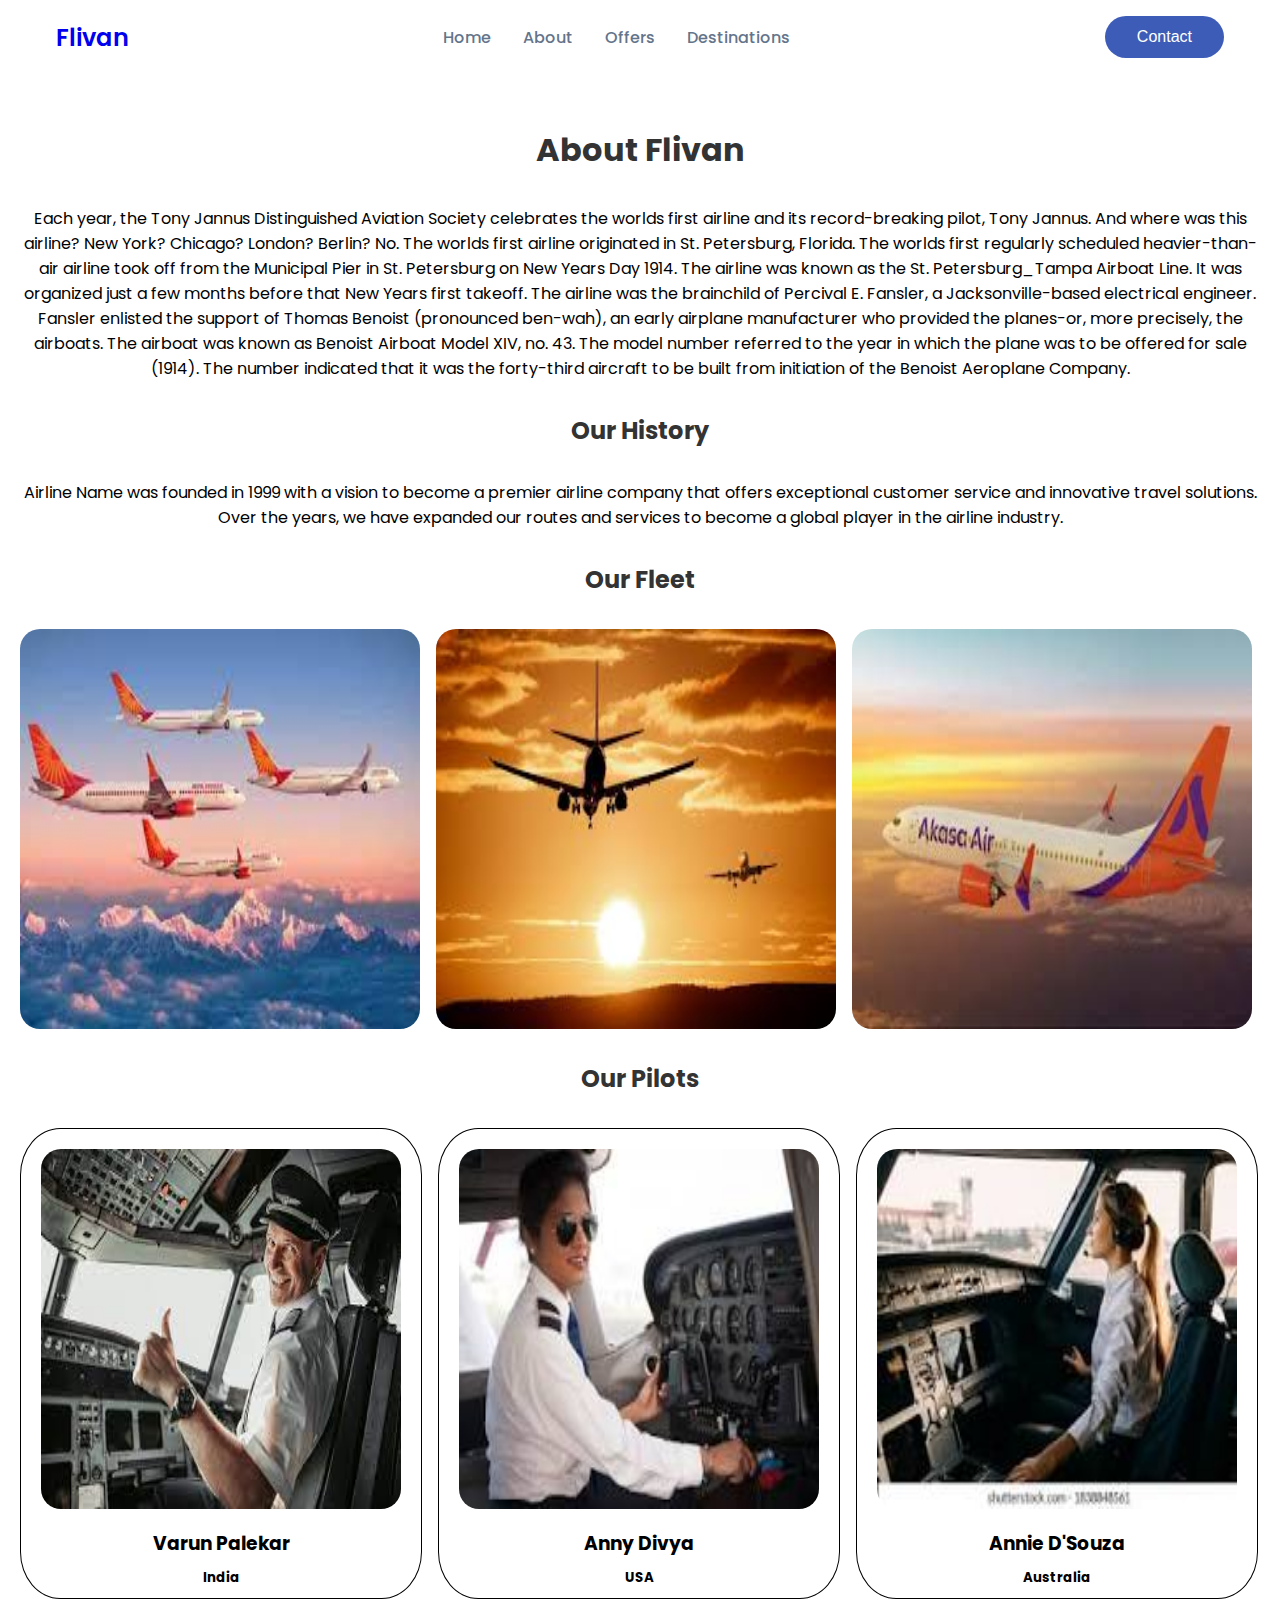
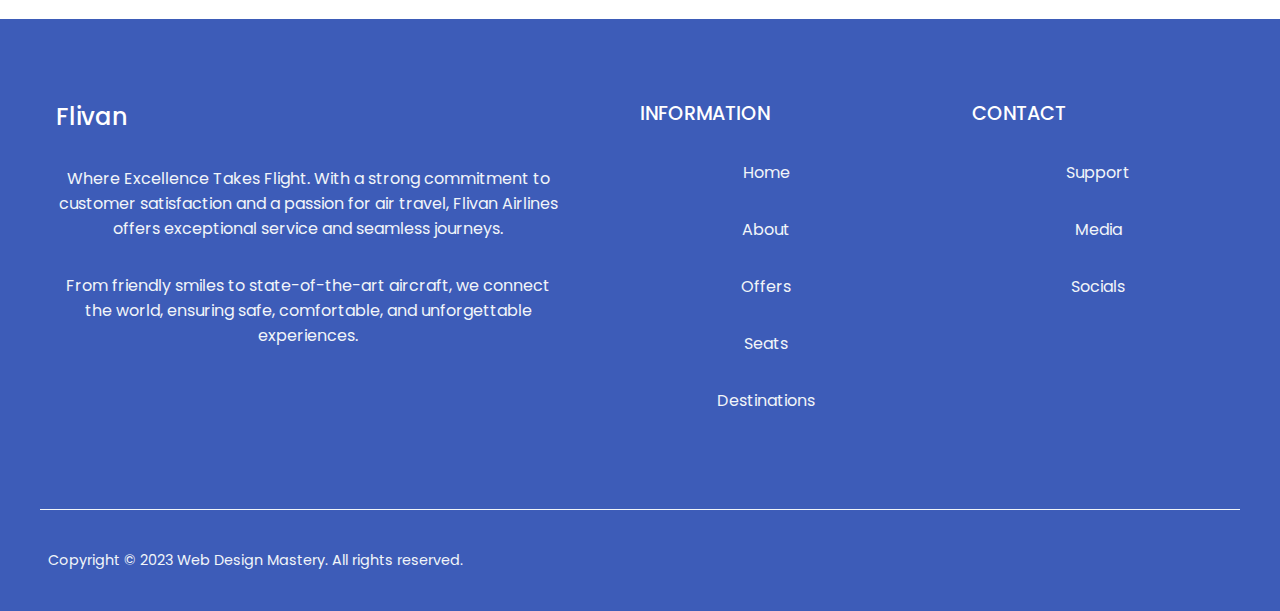
<file: about.html>
<!DOCTYPE html>
<html>
    <head>
        <title>About Us - Airline Name</title>
        <meta charset="UTF-8">
        <meta name="viewport" content="width=device-width, initial-scale=1.0">
        <link rel="stylesheet" href="about.css">
    </head>
    <body>
        <header>
            <nav>
                <div class="nav__logo"><a href="index.html">Flivan</a></div>
                <ul class="nav__links">
                  <li class="link"><a href="index.html">Home</a></li>
                  <li class="link"><a href="about.html">About</a></li>
                  <li class="link"><a href="offers.html">Offers</a></li>
                  <li class="link"><a href="destination.html">Destinations</a></li>
                </ul>
                <button class="btn">Contact</button>
            </nav>
        </header>

        
        <main class="main_class">
            <h1>About Flivan</h1>
            <p>Each year, the Tony Jannus Distinguished Aviation Society celebrates the worlds first airline and its record-breaking pilot, Tony Jannus. And where was this airline? New York? Chicago? London? Berlin?
              No. The worlds first airline originated in St. Petersburg, Florida.
              The worlds first regularly scheduled heavier-than-air airline took off from the Municipal Pier in St. Petersburg on New Years Day 1914. The airline was known as the St. Petersburg_Tampa Airboat Line. It was organized just a few months before that New Years first takeoff. The airline was the brainchild of Percival E. Fansler, a Jacksonville-based electrical engineer. Fansler enlisted the support of Thomas Benoist (pronounced ben-wah), an early airplane manufacturer who provided the planes-or, more precisely, the airboats. The airboat was known as Benoist Airboat Model XIV, no. 43. The model number referred to the year in which the plane was to be offered for sale (1914). The number indicated that it was the forty-third aircraft to be built from initiation of the Benoist Aeroplane Company.
            </p>
            <h2>Our History</h2>
            <p>Airline Name was founded in 1999 with a vision to become a premier airline company that offers exceptional customer service and innovative travel solutions. Over the years, we have expanded our routes and services to become a global player in the airline industry.</p>
            <h2>Our Fleet</h2>
            <div class="flight_images">
              <div class="flight_1">
                <img src="./assets/flight1.jpeg" alt="">
              </div>
              <div class="flight_1">
                <img src="./assets/flight2.jpeg" alt="">
              </div>
              <div class="flight_1">
                <img src="./assets/flight3.jpeg" alt="">
              </div>
            </div>
            <h2>Our Pilots</h2>
            <div class="pilots">
              <div class="pilot_1">
                <img src="./assets/pilot3.jpeg" alt="">
                <h3>Varun Palekar</h3>
                <h5>India</h5>
              </div>
              <div class="pilot_2">
                <img src="./assets//pilot1.jpeg" alt="">
                <h3>Anny Divya</h3>
                <h5>USA</h5>
              </div>
              <div class="pilot_3">
                <img src="./assets/pilot2.jpeg" alt="">
                <h3>Annie D'Souza</h3>
                <h5>Australia</h5>
              </div>
            </div>
        </main>

        <footer class="footer">
            <div class="section__container footer__container">
              <div class="footer__col">
                <h3>Flivan</h3>
                <p>
                  Where Excellence Takes Flight. With a strong commitment to customer
                  satisfaction and a passion for air travel, Flivan Airlines offers
                  exceptional service and seamless journeys.
                </p>
                <p>
                  From friendly smiles to state-of-the-art aircraft, we connect the
                  world, ensuring safe, comfortable, and unforgettable experiences.
                </p>
              </div>
              <div class="footer__col">
                <h4>INFORMATION</h4>
                <p>Home</p>
                <p>About</p>
                <p>Offers</p>
                <p>Seats</p>
                <p>Destinations</p>
              </div>
              <div class="footer__col">
                <h4>CONTACT</h4>
                <p>Support</p>
                <p>Media</p>
                <p>Socials</p>
              </div>
            </div>
            <div class="section__container footer__bar">
              <p>Copyright © 2023 Web Design Mastery. All rights reserved.</p>
              <div class="socials">
                <span><i class="ri-facebook-fill"></i></span>
                <span><i class="ri-twitter-fill"></i></span>
                <span><i class="ri-instagram-line"></i></span>
                <span><i class="ri-youtube-fill"></i></span>
              </div>
            </div>
        </footer>
    </body>
</html>
</file>
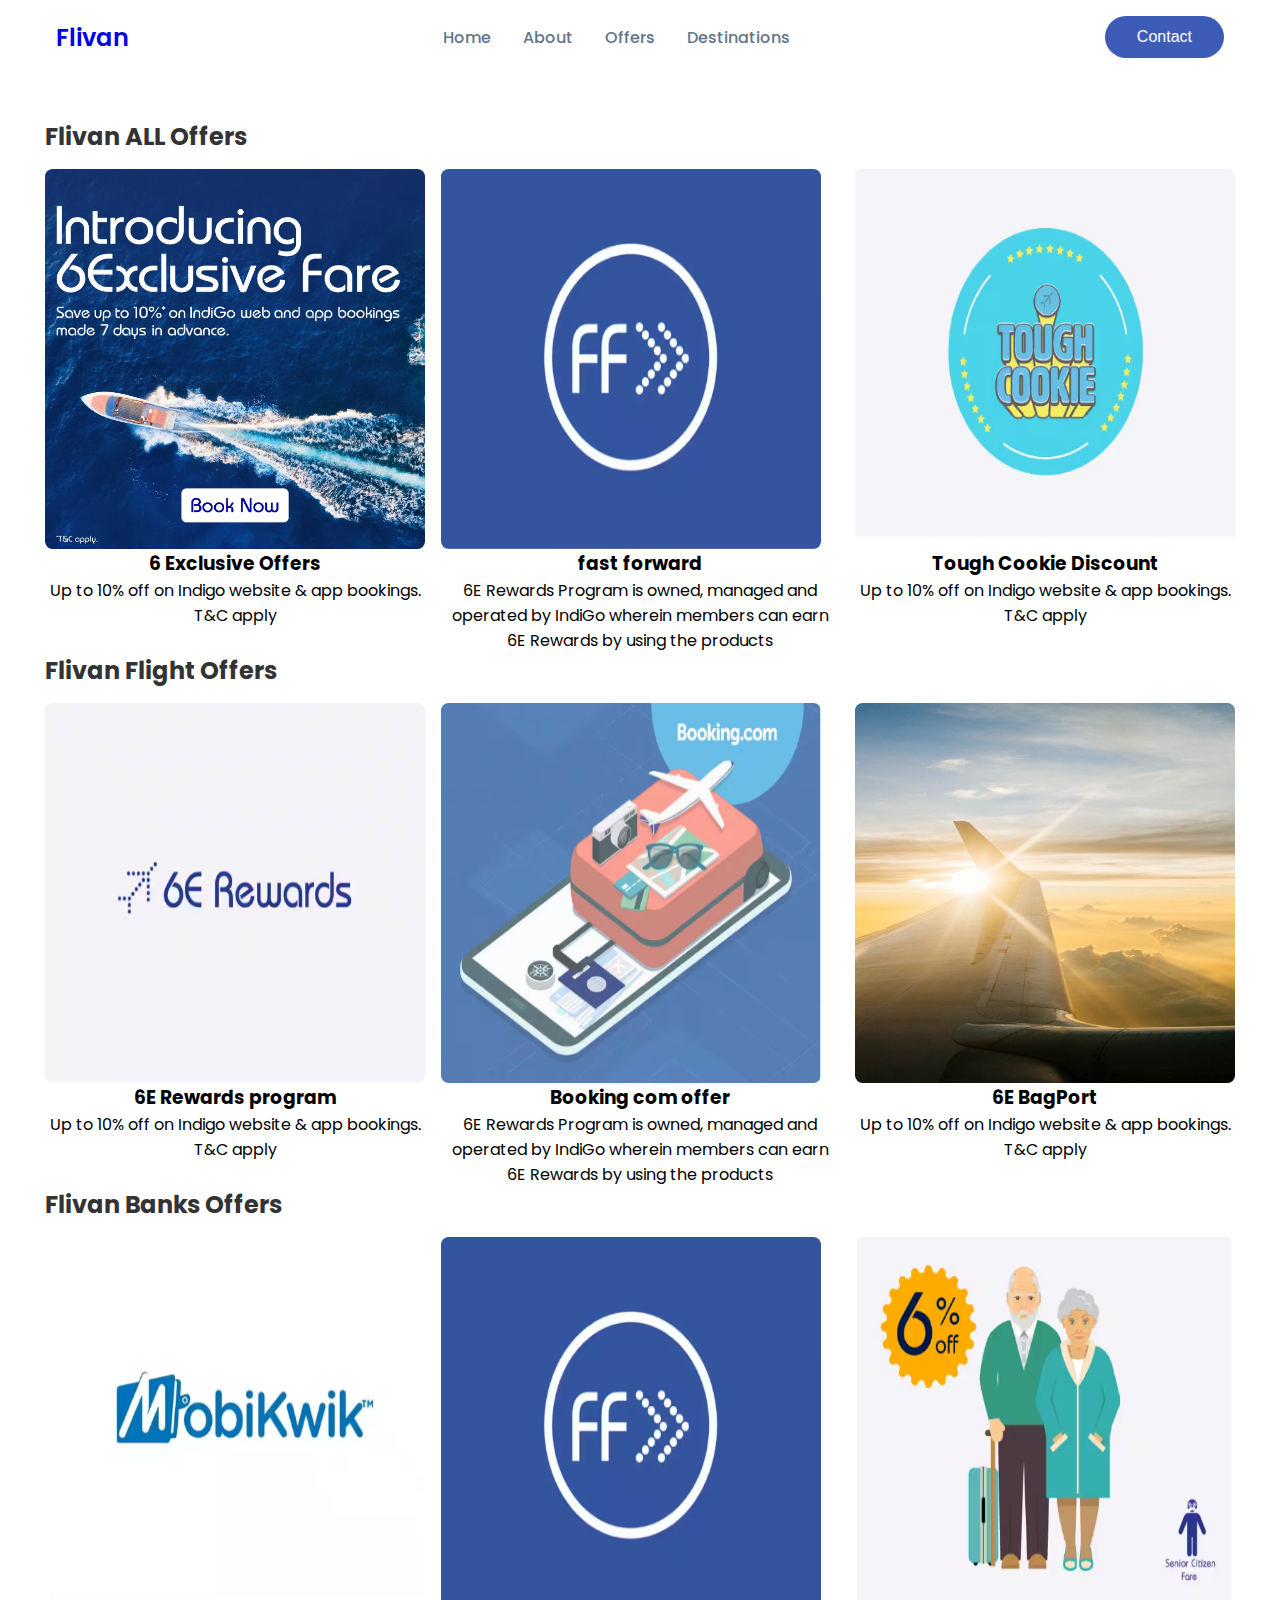
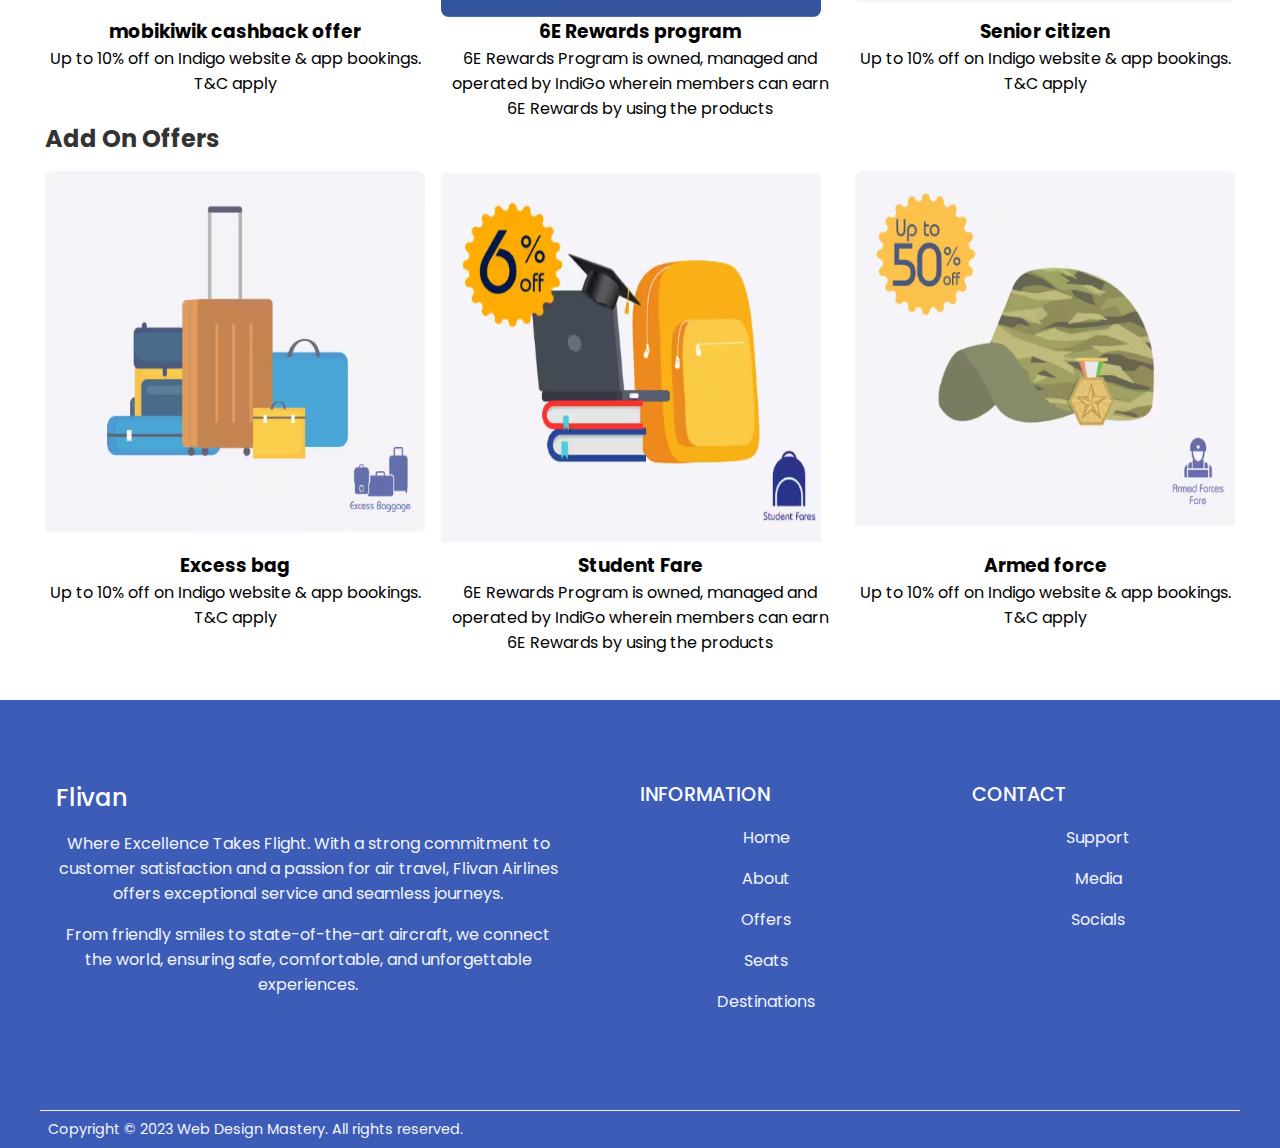
<file: offers.html>
<!DOCTYPE html>
<html lang="en">
  <head>
    <meta charset="UTF-8">
    <meta name="viewport" content="width=device-width, initial-scale=1.0">
    <title>Document</title>
    <link rel="stylesheet" href="offers.css">
  </head>
  <body>
    <header>
        <nav>
            <div class="nav__logo"><a href="index.html">Flivan</a></div>
            <ul class="nav__links">
              <li class="link"><a href="index.html">Home</a></li>
              <li class="link"><a href="about.html">About</a></li>
              <li class="link"><a href="offers.html">Offers</a></li>
              <li class="link"><a href="destination.html">Destinations</a></li>
            </ul>
            <button class="btn">Contact</button>
        </nav>
    </header>

    <main>
      <div class="main_div">
        <h2>Flivan ALL Offers</h2>
        <div class="offers">
          <div class="offer1">
            <img src="./assets/flight offer.png" />
            <h3>6 Exclusive Offers</h3>
            <p>Up to 10% off on Indigo website & app bookings. T&C apply</p>
          </div>
          <div class="offer2">
            <img src="./assets/flight offer2.png" />
            <h3>fast forward</h3>
            <p>6E Rewards Program is owned, managed and operated by IndiGo wherein members can earn 6E Rewards by using the products</p>
          </div>
          <div class="offer3">
            <img src="./assets/flightOffer1.png" />
            <h3>Tough Cookie Discount</h3>
            <p>Up to 10% off on Indigo website & app bookings. T&C apply</p>
          </div>
        </div>
        <h2>Flivan Flight Offers</h2>
        <div class="offers">
          <div class="offer1">
            <img src="./assets/6E Rewards offer.png" />
            <h3>6E Rewards program</h3>
            <p>Up to 10% off on Indigo website & app bookings. T&C apply</p>
          </div>
          <div class="offer2">
            <img src="./assets/partner offer.png" />
            <h3>Booking com offer</h3>
            <p>6E Rewards Program is owned, managed and operated by IndiGo wherein members can earn 6E Rewards by using the products</p>
          </div>
          <div class="offer3">
            <img src="./assets/plan-3.jpg" />
            <h3>6E BagPort</h3>
            <p>Up to 10% off on Indigo website & app bookings. T&C apply</p>
          </div>
        </div>

        <h2>Flivan Banks Offers</h2>
        <div class="offers">
          <div class="offer1">
            <img src="./assets/bank offer.png" />
            <h3>mobikiwik cashback offer</h3>
            <p>Up to 10% off on Indigo website & app bookings. T&C apply</p>
          </div>
          <div class="offer2">
            <img src="./assets/flight offer2.png" />
            <h3>6E Rewards program</h3>
            <p>6E Rewards Program is owned, managed and operated by IndiGo wherein members can earn 6E Rewards by using the products</p>
          </div>
          <div class="offer3">
            <img src="./assets/percentage offer3.png" />
            <h3>Senior citizen</h3>
            <p>Up to 10% off on Indigo website & app bookings. T&C apply</p>
          </div>
        </div>

        <h2>Add On Offers</h2>
        <div class="offers">
          <div class="offer1">
            <img src="./assets/add on offer.png" />
            <h3>Excess bag</h3>
            <p>Up to 10% off on Indigo website & app bookings. T&C apply</p>
          </div>
          <div class="offer2">
            <img src="./assets/percentage offer.png" />
            <h3>Student Fare</h3>
            <p>6E Rewards Program is owned, managed and operated by IndiGo wherein members can earn 6E Rewards by using the products</p>
          </div>
          <div class="offer3">
            <img src="./assets/percentage offer2.png" />
            <h3>Armed force</h3>
            <p>Up to 10% off on Indigo website & app bookings. T&C apply</p>
          </div>
        </div>

      </div>
    </main>
  </body>
  <footer class="footer">
    <div class="section__container footer__container">
      <div class="footer__col">
        <h3>Flivan</h3>
        <p>
          Where Excellence Takes Flight. With a strong commitment to customer
          satisfaction and a passion for air travel, Flivan Airlines offers
          exceptional service and seamless journeys.
        </p>
        <p>
          From friendly smiles to state-of-the-art aircraft, we connect the
          world, ensuring safe, comfortable, and unforgettable experiences.
        </p>
      </div>
      <div class="footer__col">
        <h4>INFORMATION</h4>
        <p>Home</p>
        <p>About</p>
        <p>Offers</p>
        <p>Seats</p>
        <p>Destinations</p>
      </div>
      <div class="footer__col">
        <h4>CONTACT</h4>
        <p>Support</p>
        <p>Media</p>
        <p>Socials</p>
      </div>
    </div>
    <div class="section__container footer__bar">
      <p>Copyright © 2023 Web Design Mastery. All rights reserved.</p>
      <div class="socials">
        <span><i class="ri-facebook-fill"></i></span>
        <span><i class="ri-twitter-fill"></i></span>
        <span><i class="ri-instagram-line"></i></span>
        <span><i class="ri-youtube-fill"></i></span>
      </div>
    </div>
  </footer>
</html>
</file>
<file: about.css>
@import url("https://fonts.googleapis.com/css2?family=Poppins:wght@400;500;600;700;800&display=swap");

:root {
  --primary-color: #3d5cb8;
  --primary-color-dark: #334c99;
  --text-dark: #0f172a;
  --text-light: #64748b;
  --extra-light: #f1f5f9;
  --white: #ffffff;
  --max-width: 1200px;
}

* {
  padding: 0;
  margin: 0;
  box-sizing: border-box;
}

.section__container {
  max-width: var(--max-width);
  margin: auto;
  padding: 5rem 1rem;
}

.nav__logo{
    cursor: pointer;
}

.section__header {
  font-size: 2.5rem;
  font-weight: 600;
  line-height: 3rem;
  color: var(--text-dark);
}

.btn {
  padding: 0.75rem 2rem;
  outline: none;
  border: none;
  font-size: 1rem;
  font-weight: 500;
  color: var(--white);
  background-color: var(--primary-color);
  border-radius: 2rem;
  cursor: pointer;
  transition: 0.3s;
}

.btn:hover {
  background-color: var(--primary-color-dark);
}

a {
  text-decoration: none;
}

img {
  width: 100%;
  display: flex;
}

body {
  font-family: "Poppins", sans-serif;
}

nav {
  max-width: var(--max-width);
  margin: auto;
  padding: 1rem;
  display: flex;
  align-items: center;
  justify-content: space-between;
  gap: 1rem;
}

.nav__logo {
  font-size: 1.5rem;
  font-weight: 600;
  color: var(--text-dark);
}

.nav__links {
  list-style: none;
  display: flex;
  align-items: center;
  gap: 2rem;
}

.link a {
  font-weight: 500;
  color: var(--text-light);
  transition: 0.3s;
}

.link a:hover {
  color: var(--text-dark);
}

.header__container .section__header {
  text-align: center;
  font-size: 3rem;
  line-height: 4rem;
}

h1, h2 {
    color: #333;
}

main {
    padding: 20px;
}

.footer {
background-color: var(--primary-color);
}

.footer__container {
display: grid;
grid-template-columns: 2fr repeat(2, 1fr);
gap: 5rem;
}

.footer__col h3 {
font-size: 1.5rem;
font-weight: 500;
color: var(--white);
margin-bottom: 1rem;
}

.footer__col h4 {
font-size: 1.2rem;
font-weight: 500;
color: var(--white);
margin-bottom: 1rem;
}

.footer__col p {
color: var(--extra-light);
margin-bottom: 1rem;
cursor: pointer;
transition: 0.3s;
}

.footer__col p:hover {
color: var(--white);
}

.footer__bar {
padding: 0.5rem;
display: flex;
align-items: center;
justify-content: space-between;
gap: 1rem;
border-top: 1px solid var(--extra-light);
}

.footer__bar p {
font-size: 0.9rem;
color: var(--extra-light);
}

.socials {
display: flex;
align-items: center;
gap: 1rem;
}

.socials span {
font-size: 1.2rem;
color: var(--extra-light);
}

@media (width < 1200px) {
.section__container.header__container,
.section__container.plan__container,
.section__container.lounge__container {
    overflow: hidden;
}

.memories__grid {
    gap: 3rem;
}
}

@media (width < 900px) {
nav .btn {
    display: none;
}

.header__container img {
    min-width: 900px;
    margin-left: 50%;
    transform: translateX(-50%);
}

.booking__container form {
    grid-template-columns: repeat(2, 1fr);
}

.plan__grid {
    grid-template-columns: repeat(1, 1fr);
}

.plan__image {
    min-height: 600px;
    grid-area: 1/1/2/2;
}

.memories__grid {
    grid-template-columns: repeat(2, 1fr);
    gap: 2rem;
}

.lounge__container {
    grid-template-columns: repeat(1, 1fr);
}

.lounge__image {
    min-height: 600px;
}

.travellers__grid {
    grid-template-columns: repeat(2, 1fr);
}

.footer__container {
    gap: 2rem;
}
}

.main_class h1,p,h2{
  text-align: center;
  margin: 2rem 0px;
}

.flight_images{
  display: flex;
  gap: 1rem;
}

.flight_images img{
  width: 400px;
  height: 400px;
  border-radius: 5% ;
}

.pilots{
  display: flex;
  gap: 1rem;
}

.pilots img{
  padding: 20px 20px 20px 20px;
  width: 400px;
  height: 400px;
  border-radius: 10%;
}

.pilots h3,h5{
  text-align: center;
  margin-bottom: 10px;
}

.pilots div{
  border: 1px solid black;
  border-radius: 10%;
}
</file>
<file: offers.css>
@import url("https://fonts.googleapis.com/css2?family=Poppins:wght@400;500;600;700;800&display=swap");

:root {
  --primary-color: #3d5cb8;
  --primary-color-dark: #334c99;
  --text-dark: #0f172a;
  --text-light: #64748b;
  --extra-light: #f1f5f9;
  --white: #ffffff;
  --max-width: 1200px;
}

* {
  padding: 0;
  margin: 0;
  box-sizing: border-box;
}

.section__container {
  max-width: var(--max-width);
  margin: auto;
  padding: 5rem 1rem;
}

.nav__logo{
    cursor: pointer;
}

.section__header {
  font-size: 2.5rem;
  font-weight: 600;
  line-height: 3rem;
  color: var(--text-dark);
}

.btn {
  padding: 0.75rem 2rem;
  outline: none;
  border: none;
  font-size: 1rem;
  font-weight: 500;
  color: var(--white);
  background-color: var(--primary-color);
  border-radius: 2rem;
  cursor: pointer;
  transition: 0.3s;
}

.btn:hover {
  background-color: var(--primary-color-dark);
}

a {
  text-decoration: none;
}

img {
  width: 100%;
  display: flex;
}

body {
  font-family: "Poppins", sans-serif;
}

nav {
  max-width: var(--max-width);
  margin: auto;
  padding: 1rem;
  display: flex;
  align-items: center;
  justify-content: space-between;
  gap: 1rem;
}

.nav__logo {
  font-size: 1.5rem;
  font-weight: 600;
  color: var(--text-dark);
}

.nav__links {
  list-style: none;
  display: flex;
  align-items: center;
  gap: 2rem;
}

.link a {
  font-weight: 500;
  color: var(--text-light);
  transition: 0.3s;
}

.link a:hover {
  color: var(--text-dark);
}

.header__container .section__header {
  text-align: center;
  font-size: 3rem;
  line-height: 4rem;
}

h1, h2 {
    color: #333;
}

main {
    padding: 20px;
}


.footer {
  background-color: var(--primary-color);
}
    
.footer__container {
  display: grid;
  grid-template-columns: 2fr repeat(2, 1fr);
  gap: 5rem;
}

.footer__col h3 {
  font-size: 1.5rem;
  font-weight: 500;
  color: var(--white);
  margin-bottom: 1rem;
}

.footer__col h4 {
  font-size: 1.2rem;
  font-weight: 500;
  color: var(--white);
  margin-bottom: 1rem;
}

.footer__col p {
  color: var(--extra-light);
  margin-bottom: 1rem;
  cursor: pointer;
  transition: 0.3s;
}

.footer__col p:hover {
  color: var(--white);
}

.footer__bar {
  padding: 0.5rem;
  display: flex;
  align-items: center;
  justify-content: space-between;
  gap: 1rem;
  border-top: 1px solid var(--extra-light);
}

.footer__bar p {
  font-size: 0.9rem;
  color: var(--extra-light);
}

.main_div{
  padding: 25px;
}

.offers{
  display: flex;
  gap: 1rem;
  margin-top: 15px;
}

.offers img{
  width: 380px;
  height: 380px;
  border-radius: 2%;
}

.offer3{
  width: 380px;
  height: 380px;
} 

.offers ,.btn h3 , p {
  text-align: center;
}
</file>
